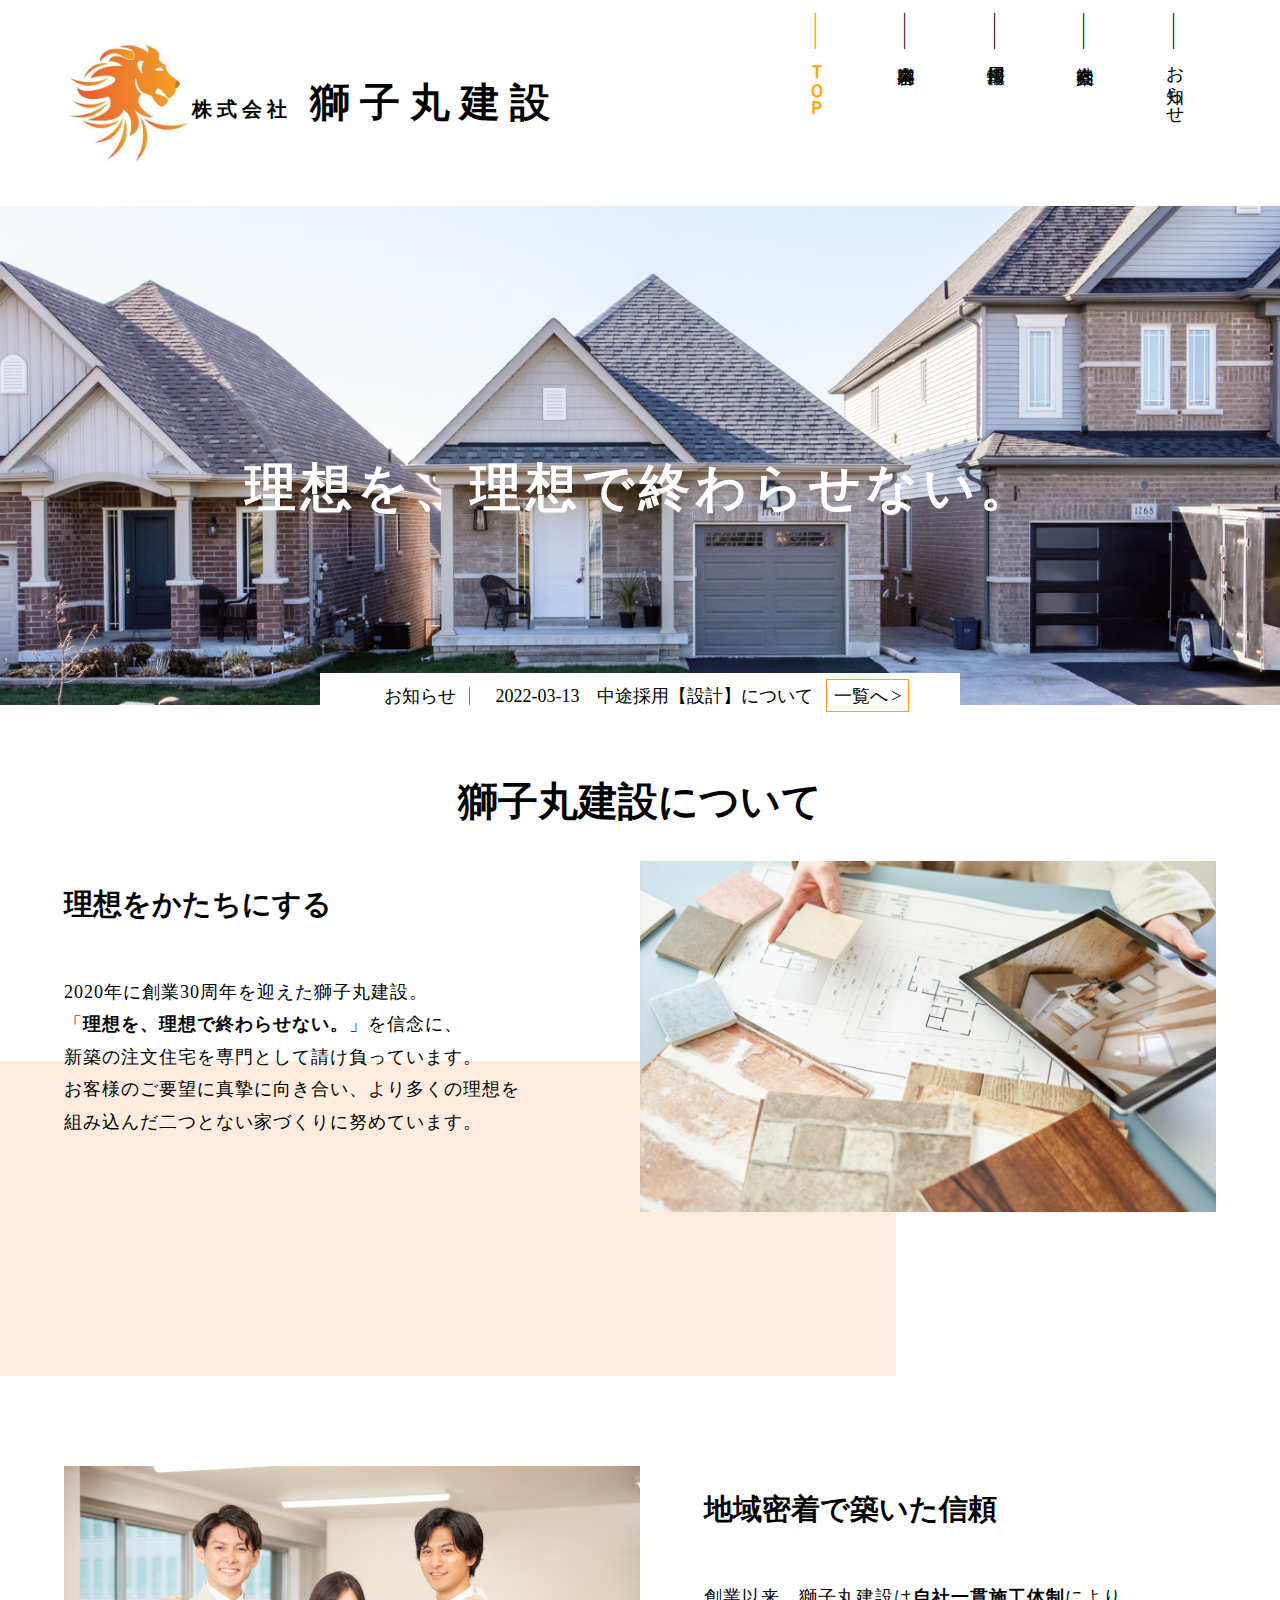
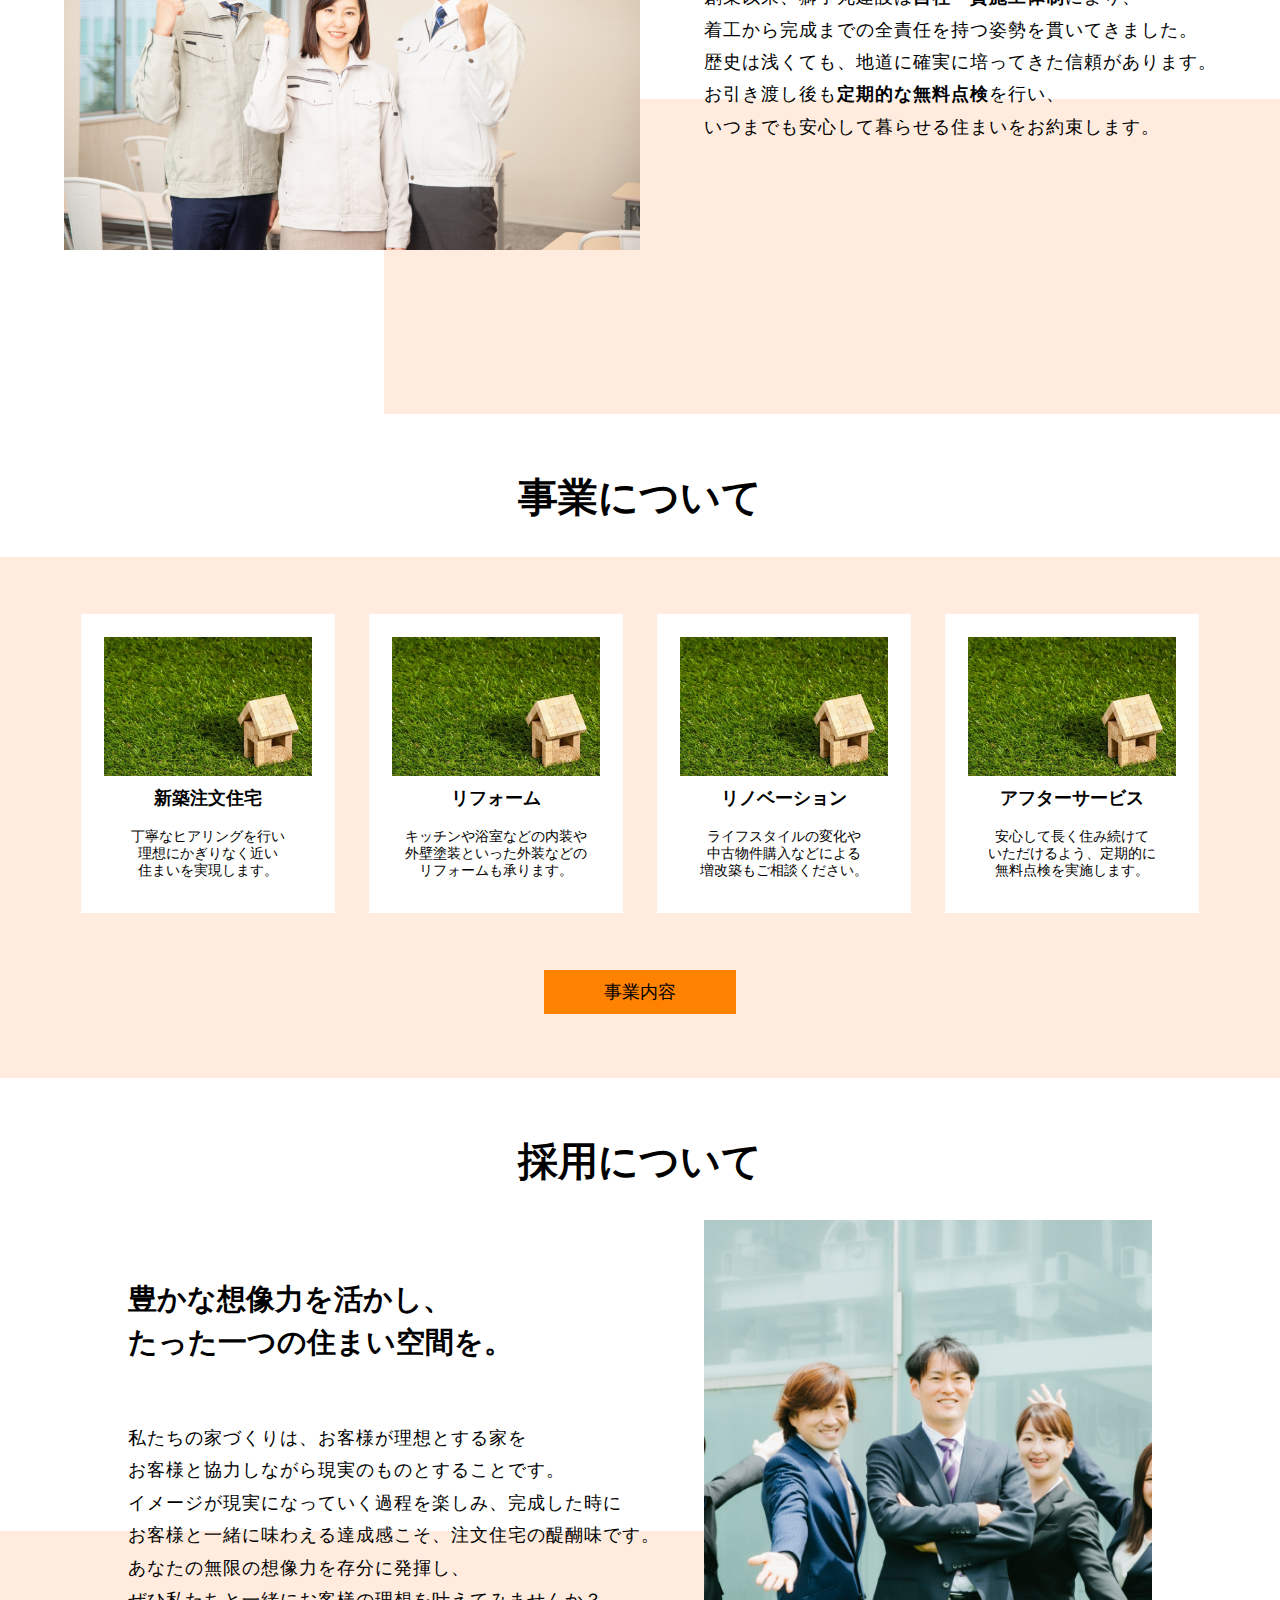
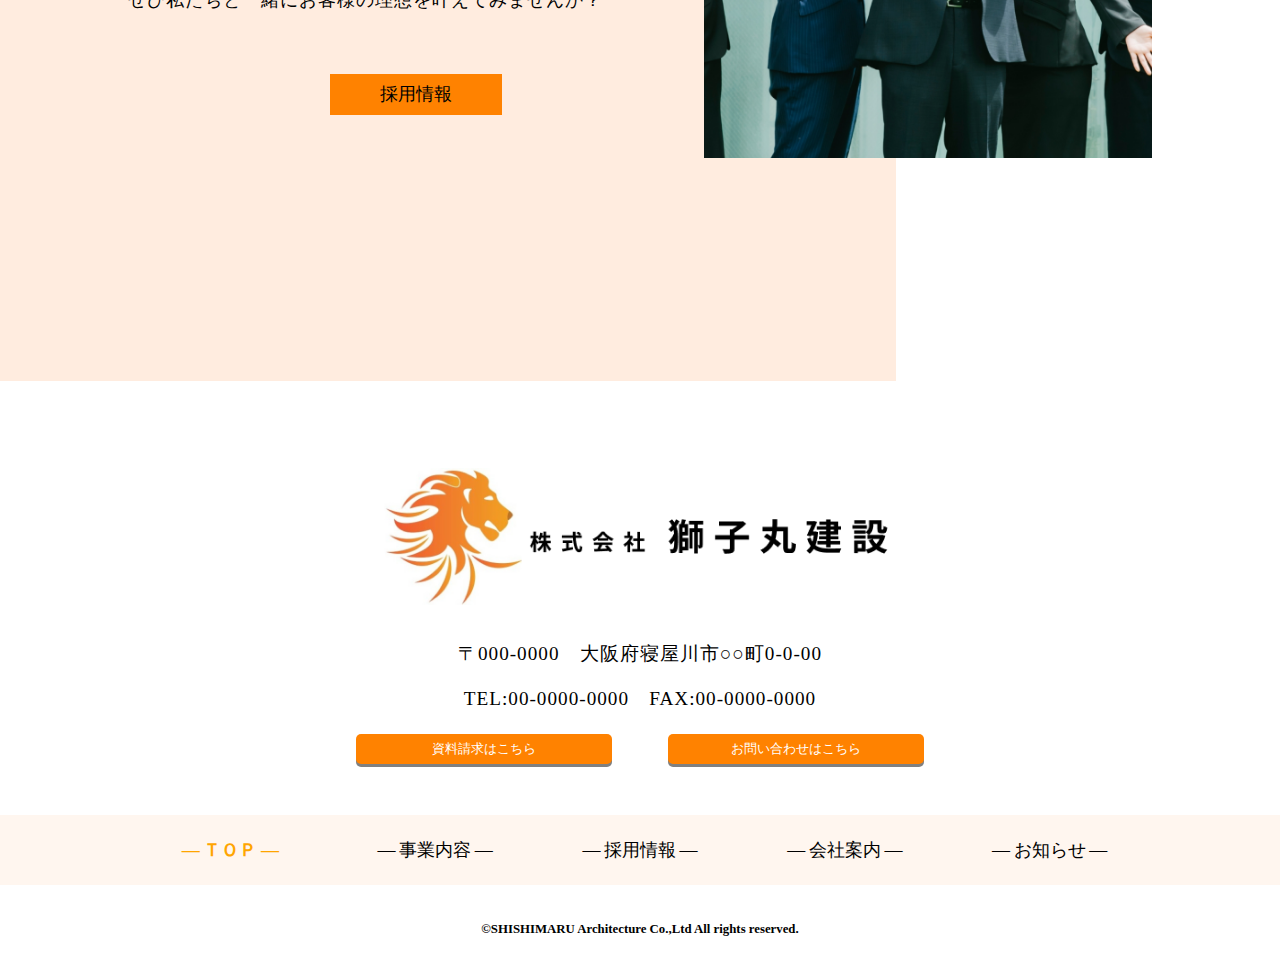
<file: index.html>
<!DOCTYPE html>
<html lang="ja">
<head>
  <meta charset="UTF-8">
  <meta http-equiv="X-UA-Compatible" content="IE=edge">
  <meta name="viewport" content="width=device-width, initial-scale=1.0">
  <link rel="icon" href="img/icon.jpg">
  <link rel="stylesheet" type="text/css" href="css/reset.css">
  <link rel="stylesheet" type="text/css" href="css/common1.css">
  <link rel="stylesheet" type="text/css" href="css/index.css">
  <title>HP①実践 ㈱獅子丸建設</title>
</head>

<body>
  <header>
    <div class="header-logo">
      <img src="img/logo.jpg" alt="ロゴ画像">
      <h1><a href="index.html"><span>株式会社</span>&thinsp;獅子丸建設</a></h1>
    </div>
    <div class="header-nav">
      <ul>
        <li><a class="font" href="#">――&thinsp;ＴＯＰ</a></li>
        <li><a href="html/business.html">――&thinsp;事業内容</a></li>
        <li><a href="html/recruit.html">――&thinsp;採用情報</a></li>
        <li><a href="html/company.html">――&thinsp;会社案内</a></li>
        <li><a href="html/news.html">――&thinsp;お知らせ</a></li>
      </ul>
    </div>
  </header>

  <main>
    <section class="top section">
        <h2 class="top-title">理想を、理想で終わらせない。</h2>
    </section>

    <section class="news section">
      <div class="news-inner">
        <div class="news-line">
          <p>お知らせ</p>
          <a href="#" target="_self">
            <time datetime="2022-03-13">2022-03-13&emsp;中途採用【設計】について</time>
          </a>
          <a class="button" href="html/news.html">一覧へ&thinsp;></a>
        </div>
      </div>
    </section>

    <section class="about section">
      <div class="inner">
        <h2 class="section-title">獅子丸建設について</h2>
        <div class="about-wrapper">
          <div class="about-wrapper-1">
            <div class="about-text">
              <h3>理想をかたちにする</h3>
              <p>
                2020年に創業30周年を迎えた獅子丸建設。<br>
                「<strong>理想を、理想で終わらせない。</strong>」を信念に、<br>
                新築の注文住宅を専門として請け負っています。<br>
                お客様のご要望に真摯に向き合い、より多くの理想を<br>
                組み込んだ二つとない家づくりに努めています。
              </p>
            </div>
            <div class="about-img">
              <img src="img/about-img1.png">
            </div>
            <!-- <div class="about-bg"></div> -->
          </div>
          <div class="about-bg"></div>
          <div class="about-wrapper-2">
            <div class="about-text">
              <h3>地域密着で築いた信頼</h3>
              <p>
                創業以来、獅子丸建設は<strong>自社一貫施工体制</strong>により、<br>
                着工から完成までの全責任を持つ姿勢を貫いてきました。<br>
                歴史は浅くても、地道に確実に培ってきた信頼があります。<br>
                お引き渡し後も<strong>定期的な無料点検</strong>を行い、<br>
                いつまでも安心して暮らせる住まいをお約束します。
              </p>
            </div>
            <div class="about-img">
              <img src="img/about-img2.jpg">
            </div>
            <!-- <div class="about-bg"></div> -->
          </div>
          <div class="about-bg-2"></div>
        </div>
      </div>
    </section>

    <section class="business section">
      <div class="inner">
        <h2 class="section-title">事業について</h2>
        <div class="service-wrapper">
          <div class="service-item-wrapper">
            <div class="service-item">
              <img src="img/service-img.jpg">
              <h4>新築注文住宅</h4>
              <p>
                丁寧なヒアリングを行い<br>
                理想にかぎりなく近い<br>
                住まいを実現します。
              </p>
            </div>
            <div class="service-item">
              <img src="img/service-img.jpg">
              <h4>リフォーム</h4>
              <p>
                キッチンや浴室などの内装や<br>
                外壁塗装といった外装などの<br>
                リフォームも承ります。
              </p>
            </div>
            <div class="service-item">
              <img src="img/service-img.jpg">
              <h4>リノベーション</h4>
              <p>
                ライフスタイルの変化や<br>
                中古物件購入などによる<br>
                増改築もご相談ください。
              </p>
            </div>
            <div class="service-item">
              <img src="img/service-img.jpg">
              <h4>アフターサービス</h4>
              <p>
                安心して長く住み続けて<br>
                いただけるよう、定期的に<br>
                無料点検を実施します。
              </p>
            </div>
          </div>
          <a href="html/business.html">事業内容</a>
        </div>
      </div>
    </section>

    <section class="recruite section">
      <div class="inner">
        <h2 class="section-title">採用について</h2>
        <div class="recruit-wrapper">
          <div class="recruit-text">
            <h3>豊かな想像力を活かし、<br>たった一つの住まい空間を。</h3>
            <p>
              私たちの家づくりは、お客様が理想とする家を<br>
              お客様と協力しながら現実のものとすることです。<br>
              イメージが現実になっていく過程を楽しみ、完成した時に<br>
              お客様と一緒に味わえる達成感こそ、注文住宅の醍醐味です。<br>
              あなたの無限の想像力を存分に発揮し、<br>
              ぜひ私たちと一緒にお客様の理想を叶えてみませんか？<br>
            </p>
            <a href="html/recruit.html">採用情報</a>
          </div>
          <div class="recruit-img">
            <img src="img/recruit-img.png">
          </div>
        </div>
        <div class="recruit-bg"></div>
      </div>
    </section>

    <section class="contact section">
      <div class="inner">
        <div class="contact-menu">
          <img src="img/company.png" alt="会社名">
          <p>〒000-0000&emsp;大阪府寝屋川市○○町0-0-00</p>
          <p>TEL:00-0000-0000&emsp;FAX:00-0000-0000</p>
          <div class="contact-btn">
            <button class="btn" onclick="window.open('#!')">資料請求はこちら</button>
            <button class="btn" onclick="window.open('#!')">お問い合わせはこちら</button>
          </div>
        </div>
      </div>
    </section>
  </main>

  <footer>
    <nav class="footer-nav">
      <ul>
        <li><a href="#" class="font">―&thinsp;ＴＯＰ&thinsp;―</a></li>
        <li><a href="html/business.html">―&thinsp;事業内容&thinsp;―</a></li>
        <li><a href="html/recruit.html">―&thinsp;採用情報&thinsp;―</a></li>
        <li><a href="html/company.html">―&thinsp;会社案内&thinsp;―</a></li>
        <li><a href="html/news.html">―&thinsp;お知らせ&thinsp;―</a></li>
      </ul>
    </nav>
    <div class="copyright">
      <p>©SHISHIMARU Architecture Co.,Ltd All rights reserved.</p>
    </div>
  </footer>
</body>
</html>
</file>
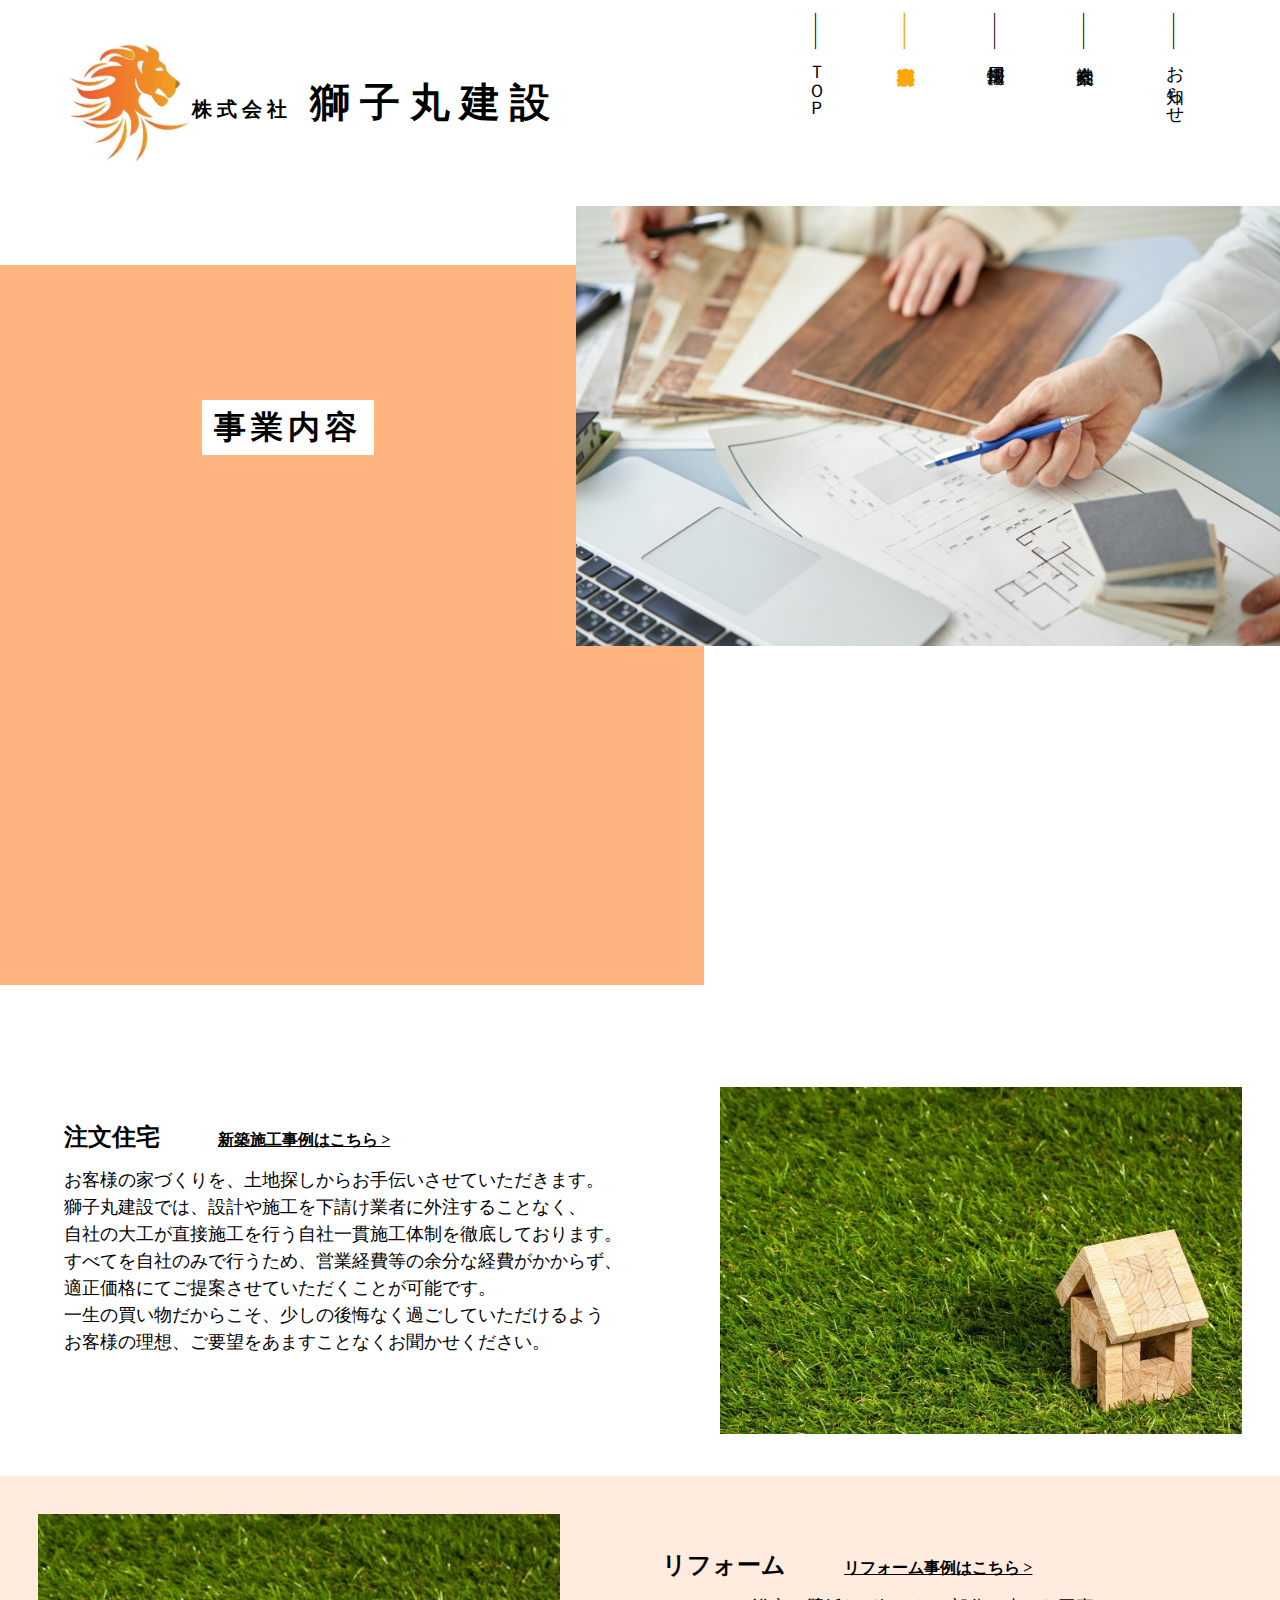
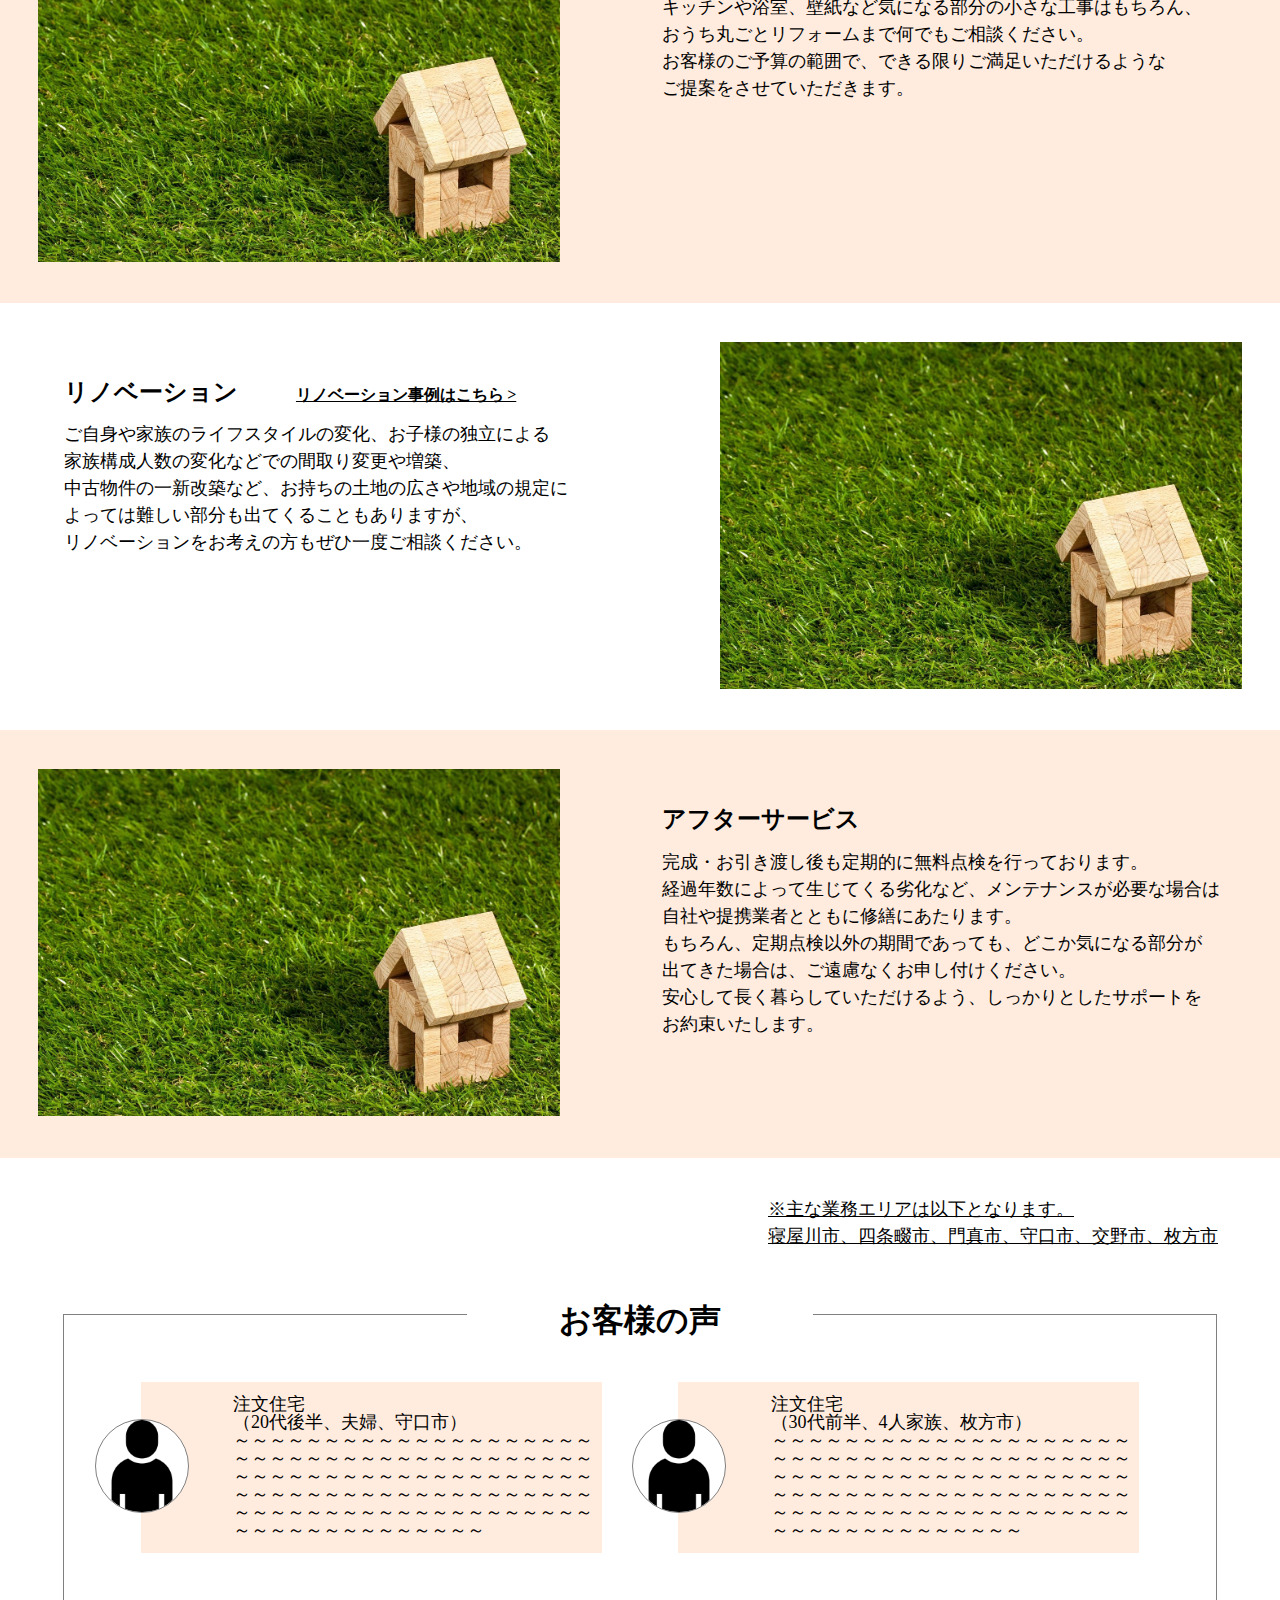
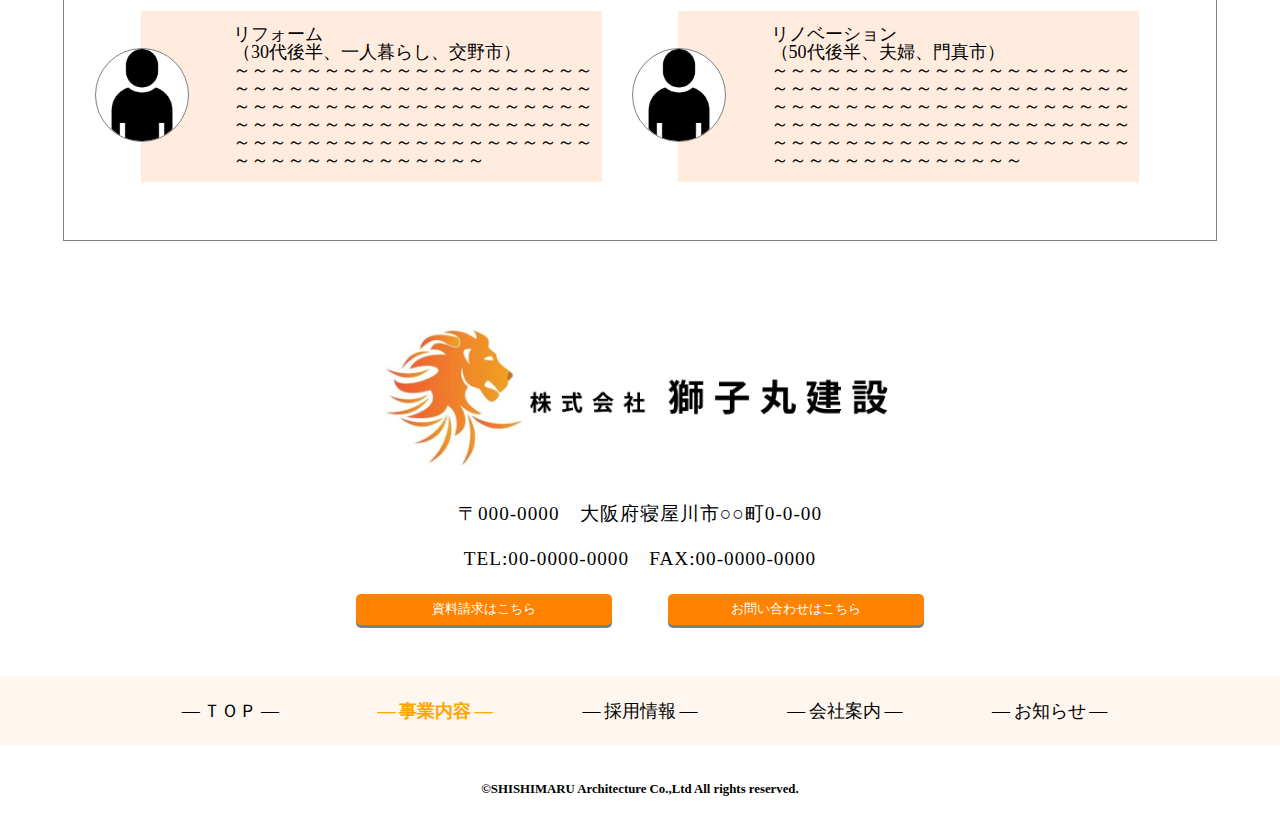
<file: html/business.html>
<!DOCTYPE html>
<html lang="ja">
<head>
  <meta charset="UTF-8">
  <meta http-equiv="X-UA-Compatible" content="IE=edge">
  <meta name="viewport" content="width=device-width, initial-scale=1.0">
  <link rel="icon" href="../img/icon.jpg">
  <link rel="stylesheet" type="text/css" href="../css/reset.css">
  <link rel="stylesheet" type="text/css" href="../css/common1.css">
  <link rel="stylesheet" type="text/css" href="../css/common2.css">
  <link rel="stylesheet" type="text/css" href="../css/business.css">
  <title>HP①実践 ㈱獅子丸建設</title>
</head>

<body>
  <header>
    <div class="header-logo">
      <img src="../img/logo.jpg" alt="ロゴ画像">
      <h1><a href="../index.html"><span>株式会社</span>&thinsp;獅子丸建設</a></h1>
    </div>
    <div class="header-nav">
      <ul>
        <li><a href="../index.html">――&thinsp;ＴＯＰ</a></li>
        <li><a class="font" href="business.html">――&thinsp;事業内容</a></li>
        <li><a href="recruit.html">――&thinsp;採用情報</a></li>
        <li><a href="company.html">――&thinsp;会社案内</a></li>
        <li><a href="news.html">――&thinsp;お知らせ</a></li>
      </ul>
    </div>
  </header>

  <main>
    <section class="top section">
      <div class="top-wrapper">
        <div class="top-title">
          <h2>事業内容</h2>
        </div>
        <div class="top-img">
          <img src="../img/business-img.png" alt="トップ画像">
        </div>
      </div>
      <div class="top-bg"></div>
    </section>

    <section class="service section">
      <div class="inner">
        <div class="service-wrapper">
          <div class="service-text">
            <h2>注文住宅<a href="#">新築施工事例はこちら&thinsp;></a></h2>
            <p>
              お客様の家づくりを、土地探しからお手伝いさせていただきます。<br>
              獅子丸建設では、設計や施工を下請け業者に外注することなく、<br>
              自社の大工が直接施工を行う自社一貫施工体制を徹底しております。<br>
              すべてを自社のみで行うため、営業経費等の余分な経費がかからず、<br>
              適正価格にてご提案させていただくことが可能です。<br>
              一生の買い物だからこそ、少しの後悔なく過ごしていただけるよう<br>
              お客様の理想、ご要望をあますことなくお聞かせください。
            </p>
          </div>
          <div class="service-img">
            <img src="../img/service-img.jpg">
          </div>
        </div>
        <div class="service-wrapper">
          <div class="service-text">
            <h2>リフォーム<a href="#">リフォーム事例はこちら&thinsp;></a></h2>
            <p>
              キッチンや浴室、壁紙など気になる部分の小さな工事はもちろん、<br>
              おうち丸ごとリフォームまで何でもご相談ください。<br>
              お客様のご予算の範囲で、できる限りご満足いただけるような<br>
              ご提案をさせていただきます。
            </p>
          </div>
          <div class="service-img">
            <img src="../img/service-img.jpg">
          </div>
        </div>
        <div class="service-wrapper">
          <div class="service-text">
            <h2>リノベーション<a href="#">リノベーション事例はこちら&thinsp;></a></h2>
            <p>
              ご自身や家族のライフスタイルの変化、お子様の独立による<br>
              家族構成人数の変化などでの間取り変更や増築、<br>
              中古物件の一新改築など、お持ちの土地の広さや地域の規定に<br>
              よっては難しい部分も出てくることもありますが、<br>
              リノベーションをお考えの方もぜひ一度ご相談ください。
            </p>
          </div>
          <div class="service-img">
            <img src="../img/service-img.jpg">
          </div>
        </div>
        <div class="service-wrapper">
          <div class="service-text">
            <h2>アフターサービス</h2>
            <p>
              完成・お引き渡し後も定期的に無料点検を行っております。<br>
              経過年数によって生じてくる劣化など、メンテナンスが必要な場合は<br>
              自社や提携業者とともに修繕にあたります。<br>
              もちろん、定期点検以外の期間であっても、どこか気になる部分が<br>
              出てきた場合は、ご遠慮なくお申し付けください。<br>
              安心して長く暮らしていただけるよう、しっかりとしたサポートを<br>
              お約束いたします。
            </p>
          </div>
          <div class="service-img">
            <img src="../img/service-img.jpg">
          </div>
        </div>
      </div>
      <div class="service-area">
        <p>
          ※主な業務エリアは以下となります。<br>
          寝屋川市、四条畷市、門真市、守口市、交野市、枚方市
        </p>
      </div>
    </section>

    <section class="voice section">
      <div class="inner">
        <div class="voice-inner">
          <h2>お客様の声</h2>
          <div class="voice-wrapper">
            <div class="voice-item">
              <div class="voice-img">
                <img src="../img/profile.png">
              </div>
              <div class="voice-text">
                <p>
                  注文住宅<br>
                  （20代後半、夫婦、守口市）<br>
                  ～～～～～～～～～～～～～～～～～～～～～～～～～～～～～～～～～～～～～～～～～～～～～～～～～～～～～～～～～～～～～～～～～～～～～～～～～～～～～～～～～～～～～～～～～～～～～～～～～～～～～～～～～～～～～～～～～～
                </p>
              </div>
            </div>
            <div class="voice-item">
              <div class="voice-img">
                <img src="../img/profile.png">
              </div>
              <div class="voice-text">
                <p>
                  注文住宅<br>
                  （30代前半、4人家族、枚方市）<br>
                  ～～～～～～～～～～～～～～～～～～～～～～～～～～～～～～～～～～～～～～～～～～～～～～～～～～～～～～～～～～～～～～～～～～～～～～～～～～～～～～～～～～～～～～～～～～～～～～～～～～～～～～～～～～～～～～～～～～
                </p>
              </div>
            </div>
            <div class="voice-item">
              <div class="voice-img">
                <img src="../img/profile.png">
              </div>
              <div class="voice-text">
                <p>
                  リフォーム<br>
                  （30代後半、一人暮らし、交野市）<br>
                  ～～～～～～～～～～～～～～～～～～～～～～～～～～～～～～～～～～～～～～～～～～～～～～～～～～～～～～～～～～～～～～～～～～～～～～～～～～～～～～～～～～～～～～～～～～～～～～～～～～～～～～～～～～～～～～～～～～
                </p>
              </div>
            </div>
            <div class="voice-item">
              <div class="voice-img">
                <img src="../img/profile.png">
              </div>
              <div class="voice-text">
                <p>
                  リノベーション<br>
                  （50代後半、夫婦、門真市）<br>
                  ～～～～～～～～～～～～～～～～～～～～～～～～～～～～～～～～～～～～～～～～～～～～～～～～～～～～～～～～～～～～～～～～～～～～～～～～～～～～～～～～～～～～～～～～～～～～～～～～～～～～～～～～～～～～～～～～～～
                </p>
              </div>
            </div>
          </div>
        </div>
      </div>
    </section>
      





    <section class="contact section">
      <div class="inner">
        <div class="contact-menu">
          <img src="../img/company.png" alt="会社名">
          <p>〒000-0000&emsp;大阪府寝屋川市○○町0-0-00</p>
          <p>TEL:00-0000-0000&emsp;FAX:00-0000-0000</p>
          <div class="contact-btn">
            <button class="btn" onclick="window.open('#!')">資料請求はこちら</button>
            <button class="btn" onclick="window.open('#!')">お問い合わせはこちら</button>
          </div>
        </div>
      </div>
    </section>
  </main>

  <footer>
    <nav class="footer-nav">
      <ul>
        <li><a href="../index.html">―&thinsp;ＴＯＰ&thinsp;―</a></li>
        <li><a href="#" class="font">―&thinsp;事業内容&thinsp;―</a></li>
        <li><a href="recruit.html">―&thinsp;採用情報&thinsp;―</a></li>
        <li><a href="company.html">―&thinsp;会社案内&thinsp;―</a></li>
        <li><a href="news.html">―&thinsp;お知らせ&thinsp;―</a></li>
      </ul>
    </nav>
    <div class="copyright">
      <p>©SHISHIMARU Architecture Co.,Ltd All rights reserved.</p>
    </div>
  </footer>
</body>
</file>
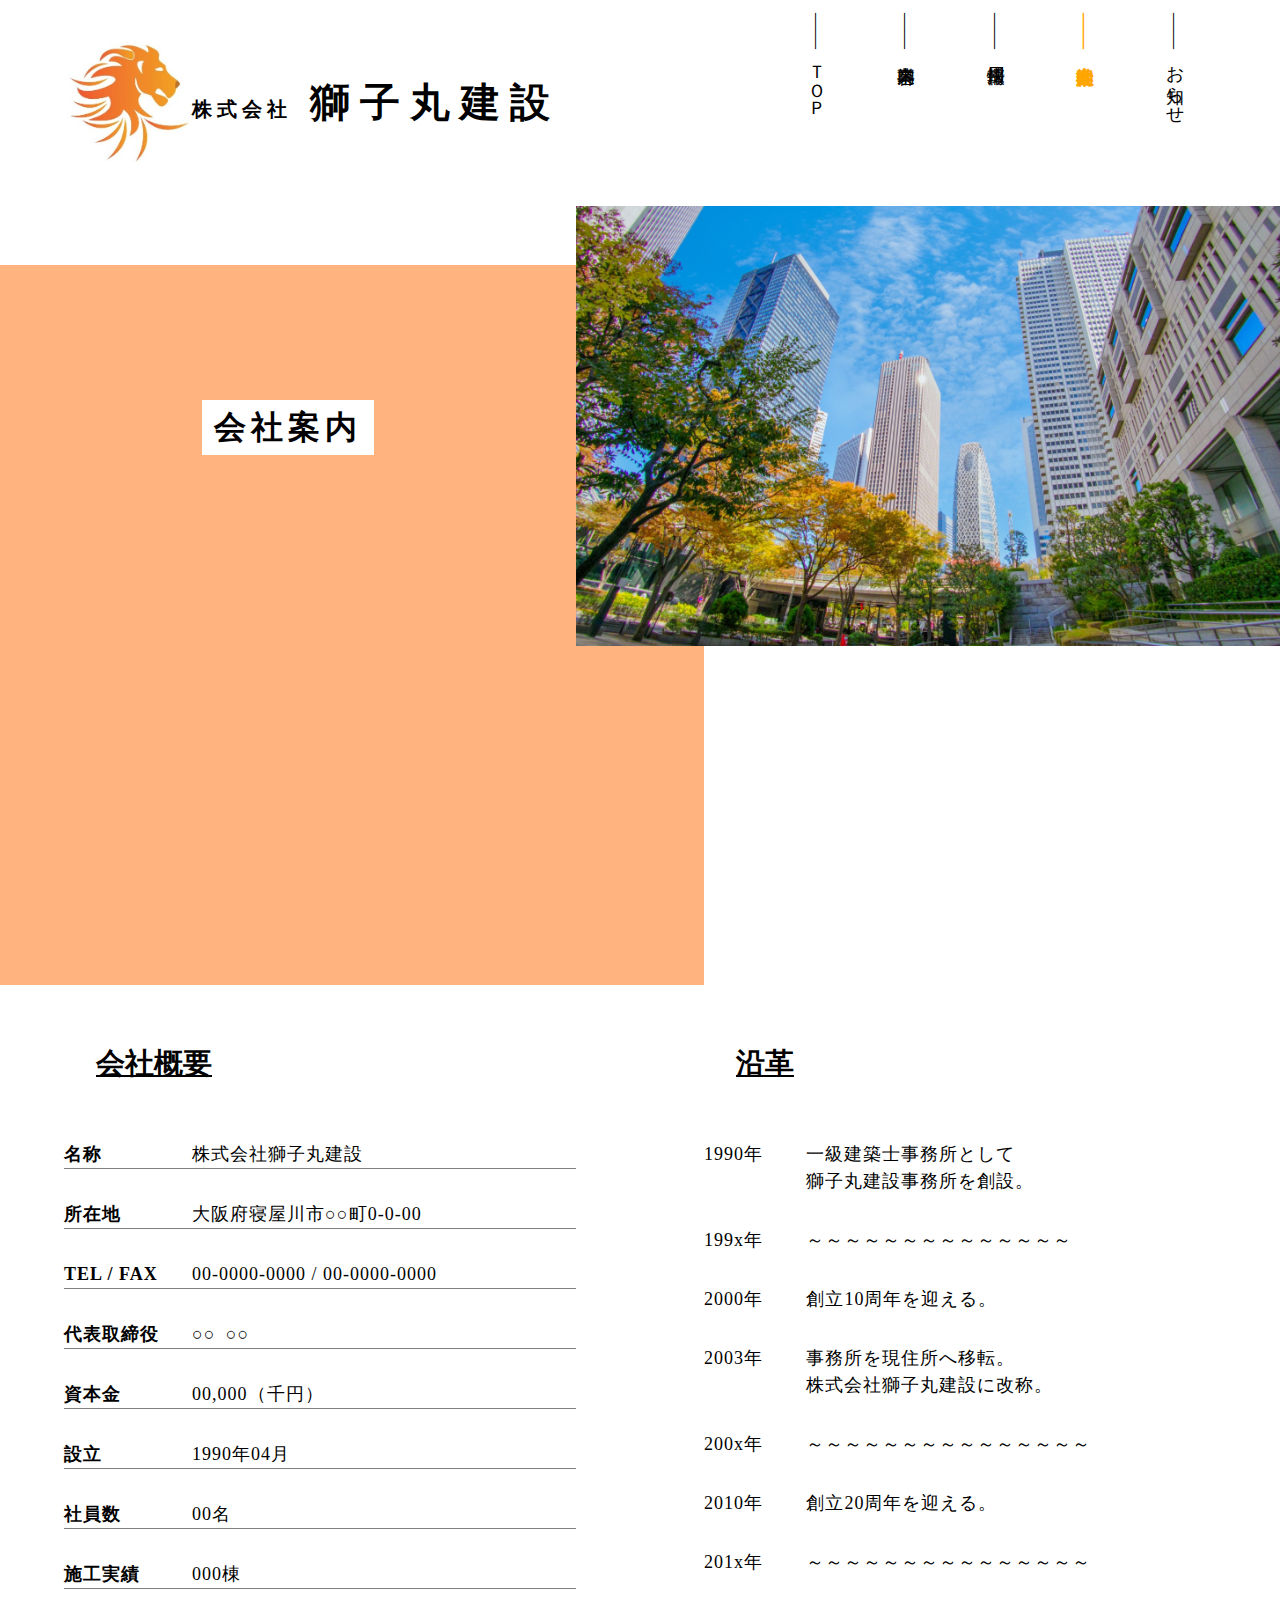
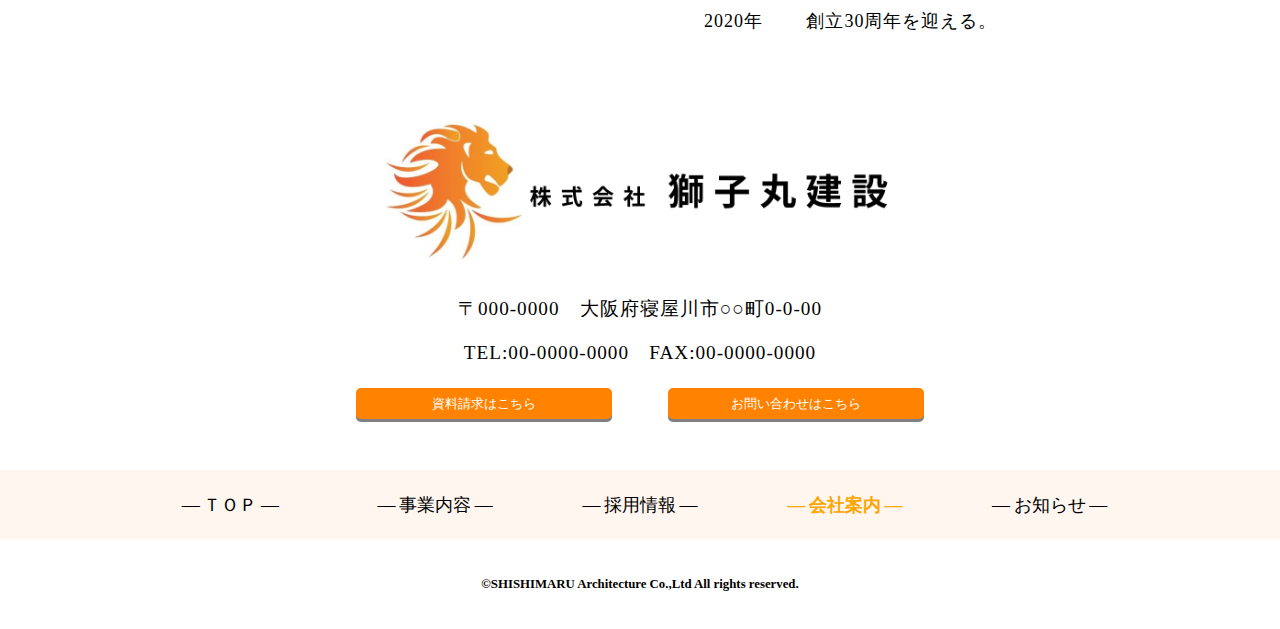
<file: html/company.html>
<!DOCTYPE html>
<html lang="ja">
<head>
  <meta charset="UTF-8">
  <meta http-equiv="X-UA-Compatible" content="IE=edge">
  <meta name="viewport" content="width=device-width, initial-scale=1.0">
  <link rel="icon" href="../img/icon.jpg">
  <link rel="stylesheet" type="text/css" href="../css/reset.css">
  <link rel="stylesheet" type="text/css" href="../css/common1.css">
  <link rel="stylesheet" type="text/css" href="../css/common2.css">
  <link rel="stylesheet" type="text/css" href="../css/company.css">
  <title>HP①実践 ㈱獅子丸建設</title>
</head>

<body>
  <header>
    <div class="header-logo">
      <img src="../img/logo.jpg" alt="ロゴ画像">
      <h1><a href="../index.html"><span>株式会社</span>&thinsp;獅子丸建設</a></h1>
    </div>
    <div class="header-nav">
      <ul>
        <li><a href="../index.html">――&thinsp;ＴＯＰ</a></li>
        <li><a href="business.html">――&thinsp;事業内容</a></li>
        <li><a href="recruit.html">――&thinsp;採用情報</a></li>
        <li><a class="font" href="company.html">――&thinsp;会社案内</a></li>
        <li><a href="news.html">――&thinsp;お知らせ</a></li>
      </ul>
    </div>
  </header>

  <main>
    <section class="top section">
      <div class="top-wrapper">
        <div class="top-title">
          <h2>会社案内</h2>
        </div>
        <div class="top-img">
          <img src="../img/company-top.png" alt="トップ画像">
        </div>
      </div>
      <div class="top-bg"></div>
    </section>

    <section class="company section">
      <div class="inner">
        <div class="company-wrapper">
          <div class="company-overview">
            <h2>会社概要</h2>
            <div class="overview-contents">
              <h3>名称</h3>
              <p>株式会社獅子丸建設</p>
            </div>
            <div class="overview-contents">
              <h3>所在地</h3>
              <p>大阪府寝屋川市○○町0-0-00</p>
            </div><div class="overview-contents">
              <h3>TEL / FAX</h3>
              <p>00-0000-0000 / 00-0000-0000</p>
            </div>
            <div class="overview-contents">
              <h3>代表取締役</h3>
              <p>○○&ensp;○○</p>
            </div>
            <div class="overview-contents">
              <h3>資本金</h3>
              <p>00,000（千円）</p>
            </div>
            <div class="overview-contents">
              <h3>設立</h3>
              <p>1990年04月</p>
            </div>
            <div class="overview-contents">
              <h3>社員数</h3>
              <p>00名</p>
            </div>
            <div class="overview-contents">
              <h3>施工実績</h3>
              <p>000棟</p>
            </div>
          </div>
          <div class="company-history">
            <h2>沿革</h2>
            <div class="history-contents">
              <time>1990年</time>
              <p>一級建築士事務所として<br>獅子丸建設事務所を創設。</p>
            </div>
            <div class="history-contents">
              <time>199x年</time>
              <p>～～～～～～～～～～～～～～</p>
            </div>
            <div class="history-contents">
              <time>2000年</time>
              <p>創立10周年を迎える。</p>
            </div>
            <div class="history-contents">
              <time>2003年</time>
              <p>事務所を現住所へ移転。<br>株式会社獅子丸建設に改称。</p>
            </div>
            <div class="history-contents">
              <time>200x年</time>
              <p>～～～～～～～～～～～～～～～</p>
            </div>
            <div class="history-contents">
              <time>2010年</time>
              <p>創立20周年を迎える。</p>
            </div>
            <div class="history-contents">
              <time>201x年</time>
              <p>～～～～～～～～～～～～～～～</p>
            </div>
            <div class="history-contents">
              <time>2020年</time>
              <p>創立30周年を迎える。</p>
            </div>
          </div>
        </div>
      </div>
    </section>

    <section class="contact section">
      <div class="inner">
        <div class="contact-menu">
          <img src="../img/company.png" alt="会社名">
          <p>〒000-0000&emsp;大阪府寝屋川市○○町0-0-00</p>
          <p>TEL:00-0000-0000&emsp;FAX:00-0000-0000</p>
          <div class="contact-btn">
            <button class="btn" onclick="window.open('#!')">資料請求はこちら</button>
            <button class="btn" onclick="window.open('#!')">お問い合わせはこちら</button>
          </div>
        </div>
      </div>
    </section>
  </main>

  <footer>
    <nav class="footer-nav">
      <ul>
        <li><a href="../index.html">―&thinsp;ＴＯＰ&thinsp;―</a></li>
        <li><a href="business.html">―&thinsp;事業内容&thinsp;―</a></li>
        <li><a href="recruit.html">―&thinsp;採用情報&thinsp;―</a></li>
        <li><a href="#" class="font">―&thinsp;会社案内&thinsp;―</a></li>
        <li><a href="news.html">―&thinsp;お知らせ&thinsp;―</a></li>
      </ul>
    </nav>
    <div class="copyright">
      <p>©SHISHIMARU Architecture Co.,Ltd All rights reserved.</p>
    </div>
  </footer>
</body>
</file>
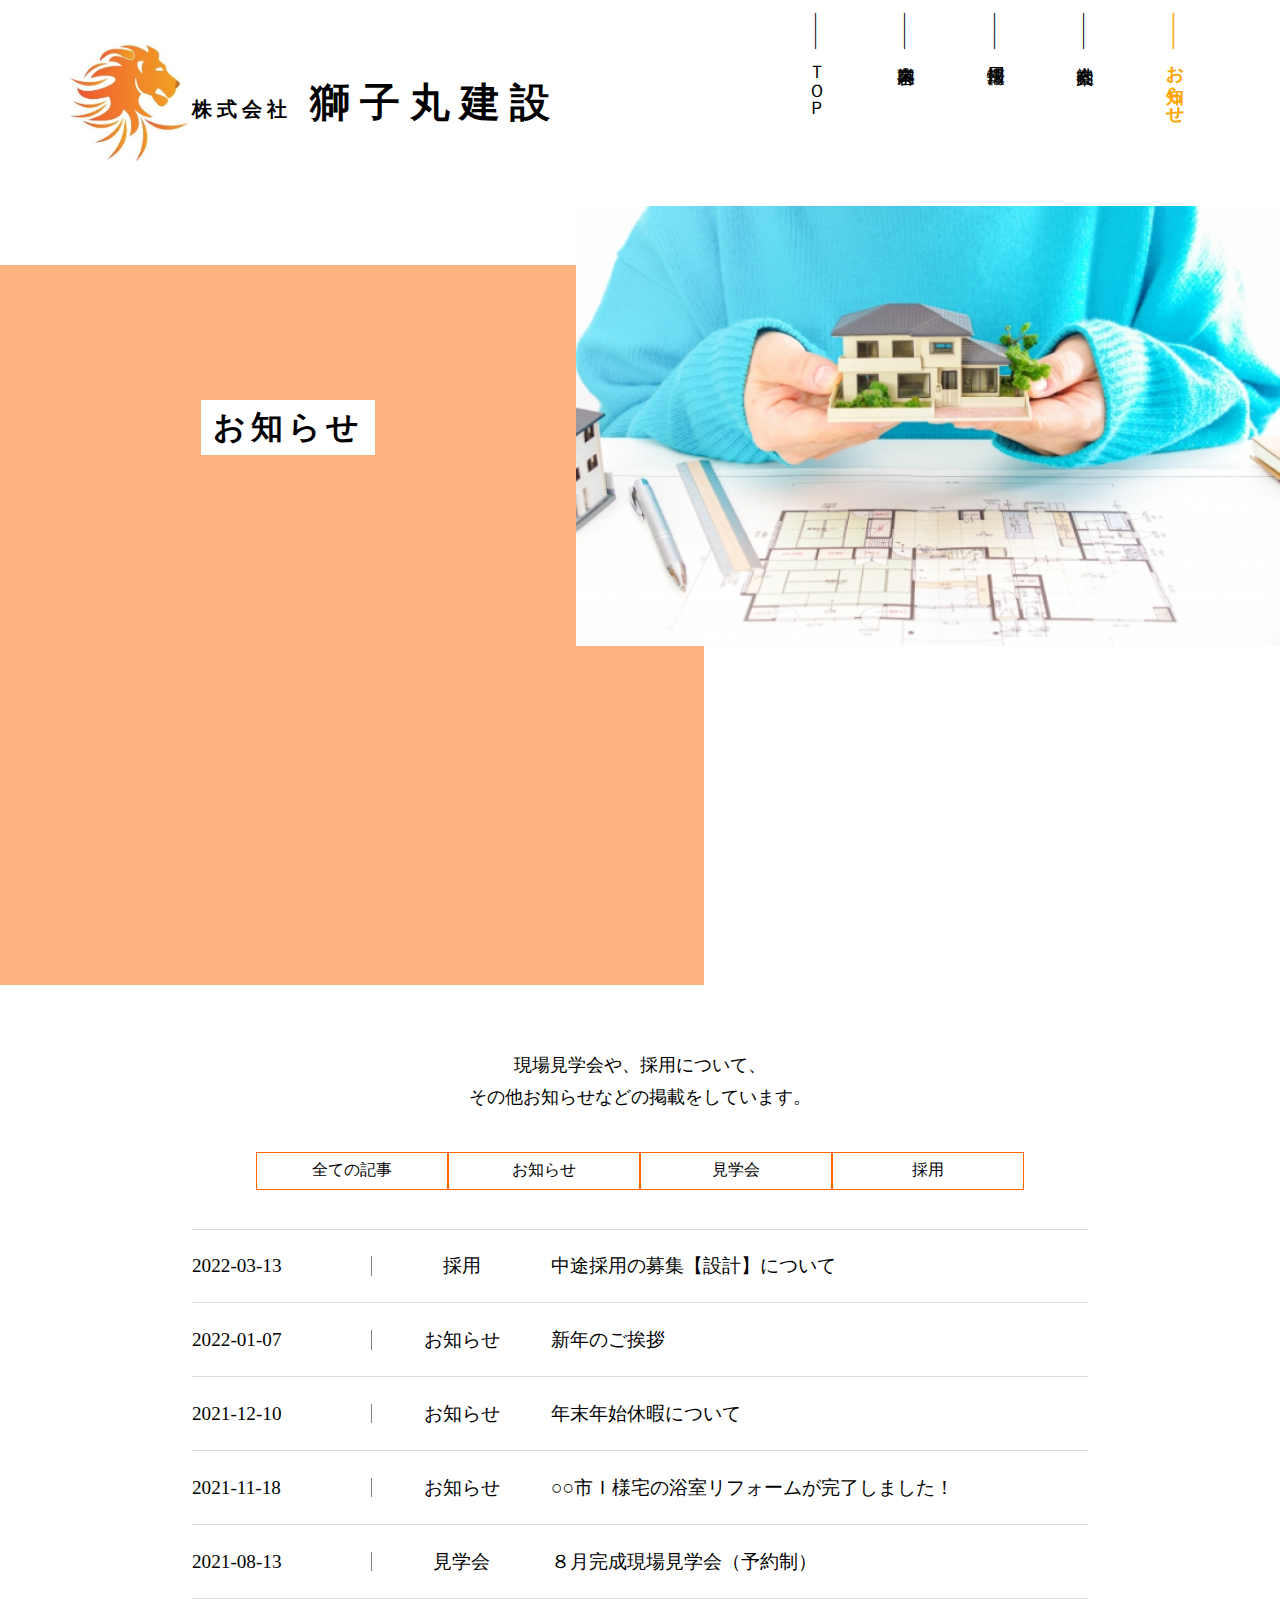
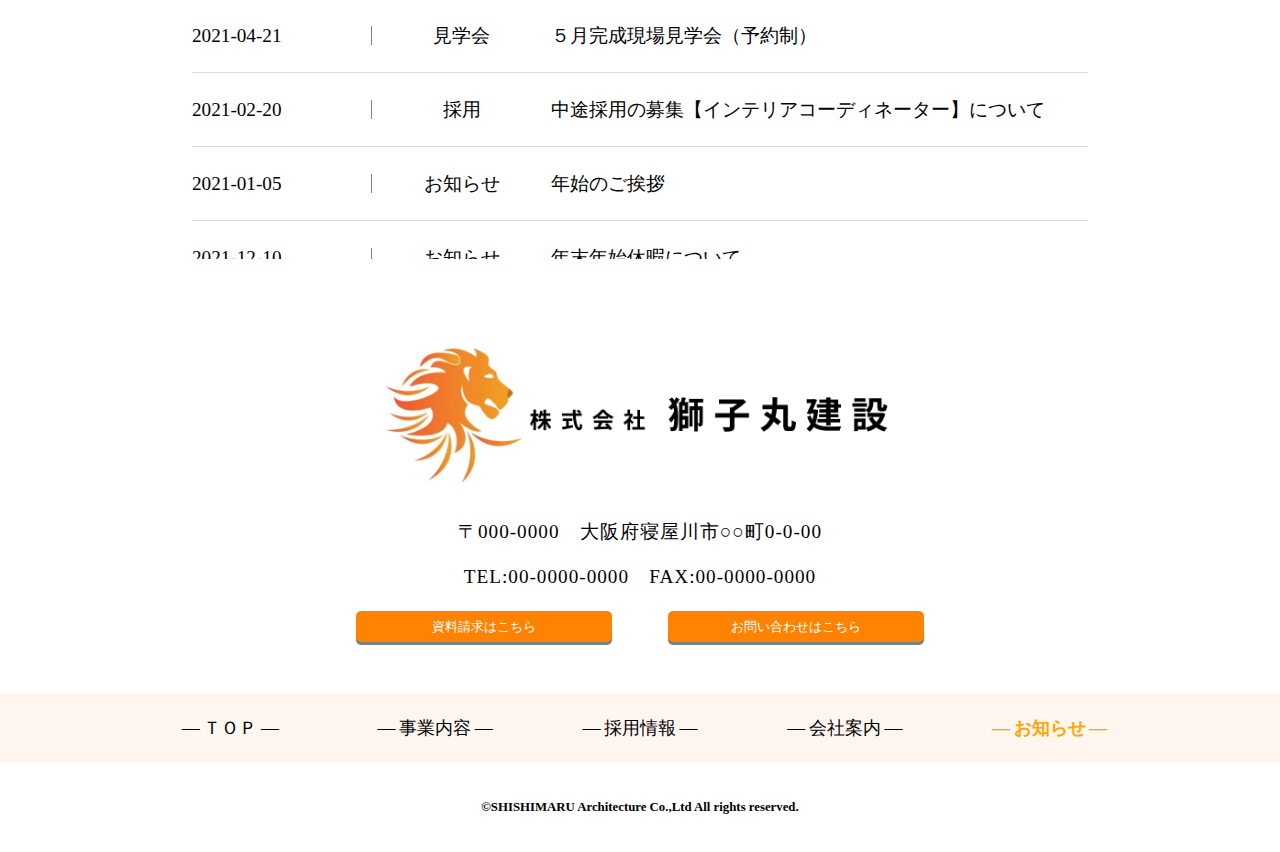
<file: html/news.html>
<!DOCTYPE html>
<html lang="ja">
<head>
  <meta charset="UTF-8">
  <meta http-equiv="X-UA-Compatible" content="IE=edge">
  <meta name="viewport" content="width=device-width, initial-scale=1.0">
  <link rel="icon" href="../img/icon.jpg">
  <link rel="stylesheet" type="text/css" href="../css/reset.css">
  <link rel="stylesheet" type="text/css" href="../css/common1.css">
  <link rel="stylesheet" type="text/css" href="../css/common2.css">
  <link rel="stylesheet" type="text/css" href="../css/news.css">
  <title>HP①実践 ㈱獅子丸建設</title>
</head>

<body>
  <header>
    <div class="header-logo">
      <img src="../img/logo.jpg" alt="ロゴ画像">
      <h1><a href="../index.html"><span>株式会社</span>&thinsp;獅子丸建設</a></h1>
    </div>
    <div class="header-nav">
      <ul>
        <li><a href="../index.html">――&thinsp;ＴＯＰ</a></li>
        <li><a href="business.html">――&thinsp;事業内容</a></li>
        <li><a href="recruit.html">――&thinsp;採用情報</a></li>
        <li><a href="company.html">――&thinsp;会社案内</a></li>
        <li><a class="font" href="news.html">――&thinsp;お知らせ</a></li>
      </ul>
    </div>
  </header>

  <main>
    <section class="top section">
      <div class="top-wrapper">
        <div class="top-title">
          <h2>お知らせ</h2>
        </div>
        <div class="top-img">
          <img src="../img/news-top.png" alt="トップ画像">
        </div>
      </div>
      <div class="top-bg"></div>
    </section>

    <section class="news section"></section>
      <div class="inner">
        <div class="news-text">
          <p>
            現場見学会や、採用について、<br>
            その他お知らせなどの掲載をしています。
          </p>
        </div>

        <div class="news-switch">
          <button>全ての記事</button>
          <button>お知らせ</button>
          <button>見学会</button>
          <button>採用</button>
        </div>

        <div class="news-lines">
          <article>
            <time class="date">2022-03-13</time>
            <p class="category">採用</p>
            <a class="contents" href="#">中途採用の募集【設計】について</a>
          </article>
          <article>
            <time class="date">2022-01-07</time>
            <p class="category">お知らせ</p>
            <a class="contents" href="#">新年のご挨拶</a>
          </article>
          <article>
            <time class="date">2021-12-10</time>
            <p class="category">お知らせ</p>
            <a class="contents" href="#">年末年始休暇について</a>
          </article>
          <article>
            <time class="date">2021-11-18</time>
            <p class="category">お知らせ</p>
            <a class="contents" href="#">○○市Ｉ様宅の浴室リフォームが完了しました！</a>
          </article>
          <article>
            <time class="date">2021-08-13</time>
            <p class="category">見学会</p>
            <a class="contents" href="#">８月完成現場見学会（予約制）</a>
          </article>
          <article>
            <time class="date">2021-04-21</time>
            <p class="category">見学会</p>
            <a class="contents" href="#">５月完成現場見学会（予約制）</a>
          </article>
          <article>
            <time class="date">2021-02-20</time>
            <p class="category">採用</p>
            <a class="contents" href="#">中途採用の募集【インテリアコーディネーター】について</a>
          </article>
          <article>
            <time class="date">2021-01-05</time>
            <p class="category">お知らせ</p>
            <a class="contents" href="#">年始のご挨拶</a>
          </article>
          <article>
            <time class="date">2021-12-10</time>
            <p class="category">お知らせ</p>
            <a class="contents" href="#">年末年始休暇について</a>
          </article>
          <article>
            <time class="date">2020-12-05</time>
            <p class="category">お知らせ</p>
            <a class="contents" href="#">○○市Ｋ様宅のキッチンリフォームが完了しました！</a>
          </article>
          <article>
            <time class="date">2020-10-05</time>
            <p class="category">採用</p>
            <a class="contents" href="#">中途採用の募集【現場監督】について</a>
          </article>
          <article>
            <time class="date">2020-09-27</time>
            <p class="category">お知らせ</p>
            <a class="contents" href="#">コロナウイルス感染対策について</a>
          </article>
          <article>
            <time class="date">2020-06-10</time>
            <p class="category">見学会</p>
            <a class="contents" href="#">６月完成現場見学会（予約制）</a>
          </article>
          <article>
            <time class="date">2020-04-01</time>
            <p class="category">お知らせ</p>
            <a class="contents" href="#">コーポレートサイトが新しくなりました！</a>
          </article>
        </div>
      </div>













    <section class="contact section">
      <div class="inner">
        <div class="contact-menu">
          <img src="../img/company.png" alt="会社名">
          <p>〒000-0000&emsp;大阪府寝屋川市○○町0-0-00</p>
          <p>TEL:00-0000-0000&emsp;FAX:00-0000-0000</p>
          <div class="contact-btn">
            <button class="btn" onclick="window.open('#!')">資料請求はこちら</button>
            <button class="btn" onclick="window.open('#!')">お問い合わせはこちら</button>
          </div>
        </div>
      </div>
    </section>
  </main>


  <footer>
    <nav class="footer-nav">
      <ul>
        <li><a href="../index.html">―&thinsp;ＴＯＰ&thinsp;―</a></li>
        <li><a href="business.html">―&thinsp;事業内容&thinsp;―</a></li>
        <li><a href="recruit.html">―&thinsp;採用情報&thinsp;―</a></li>
        <li><a href="company.html">―&thinsp;会社案内&thinsp;―</a></li>
        <li><a href="#" class="font">―&thinsp;お知らせ&thinsp;―</a></li>
      </ul>
    </nav>
    <div class="copyright">
      <p>©SHISHIMARU Architecture Co.,Ltd All rights reserved.</p>
    </div>
  </footer>
</body>
</file>
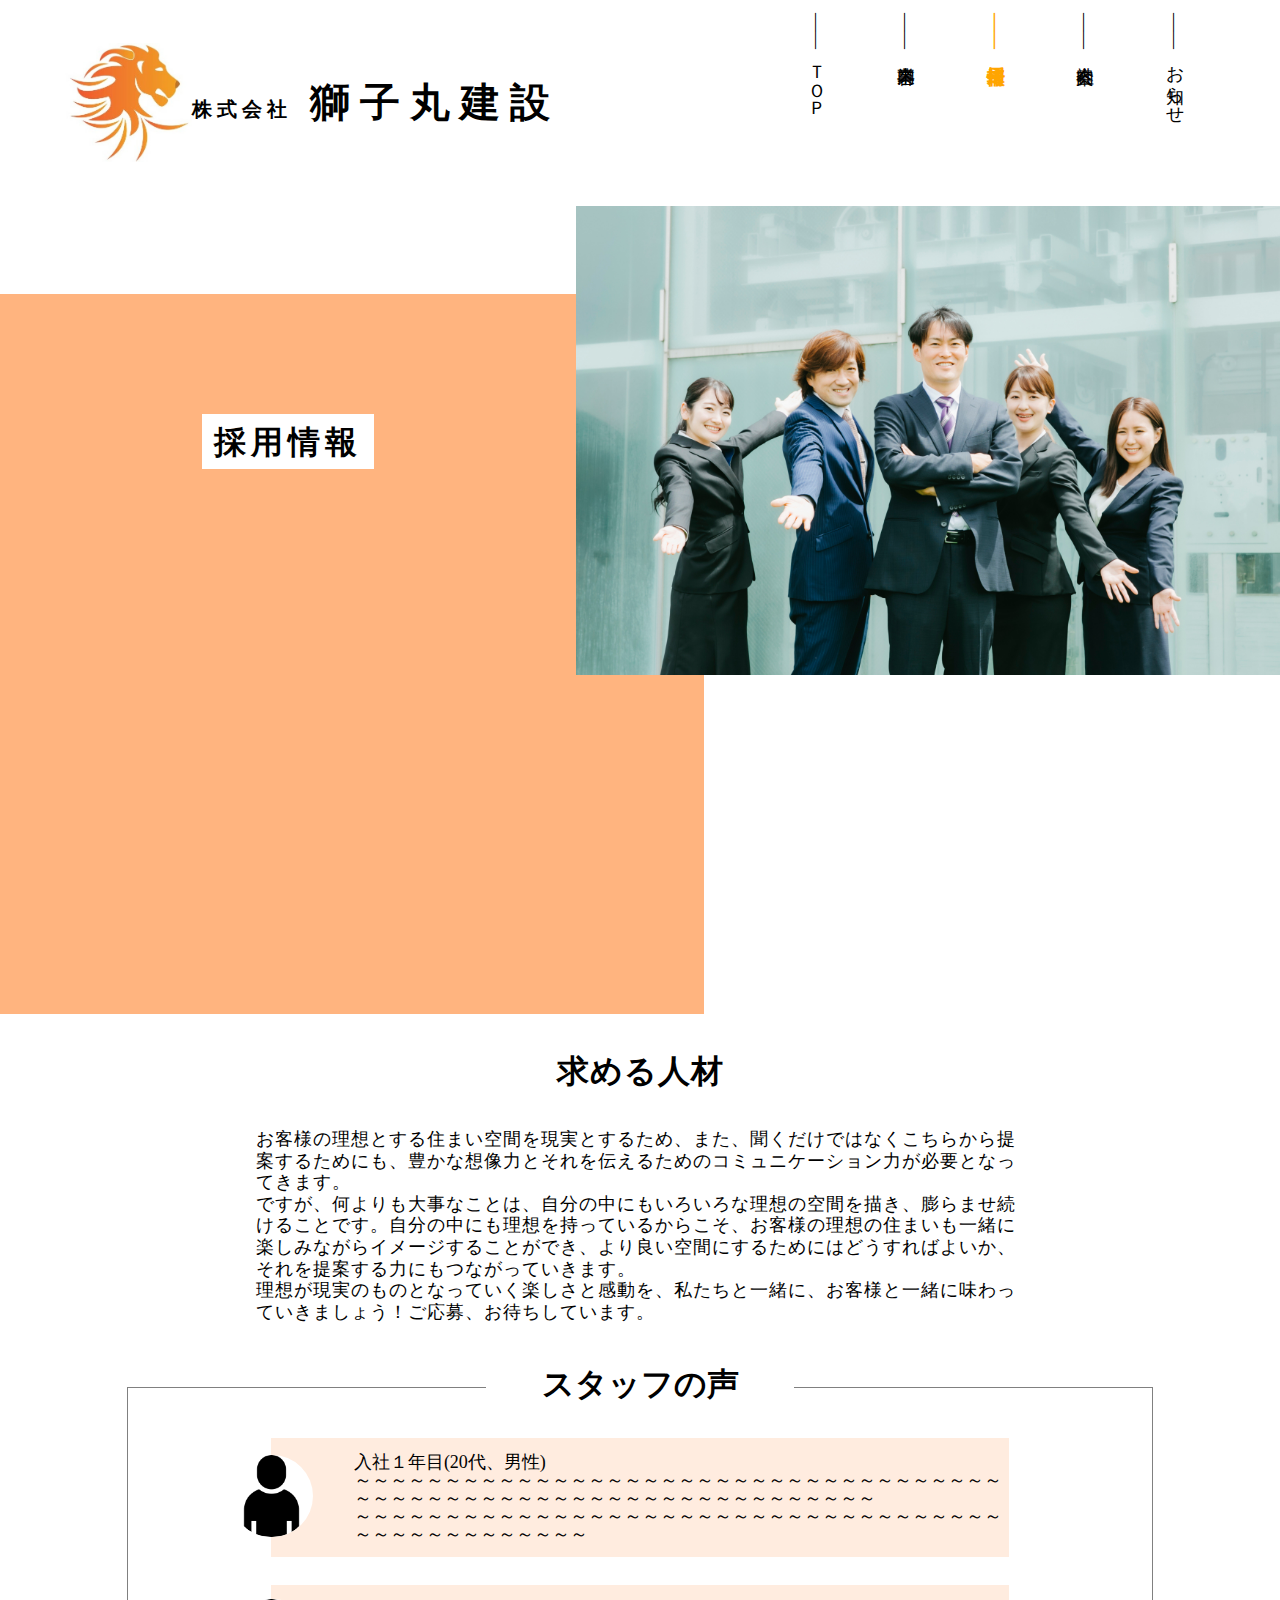
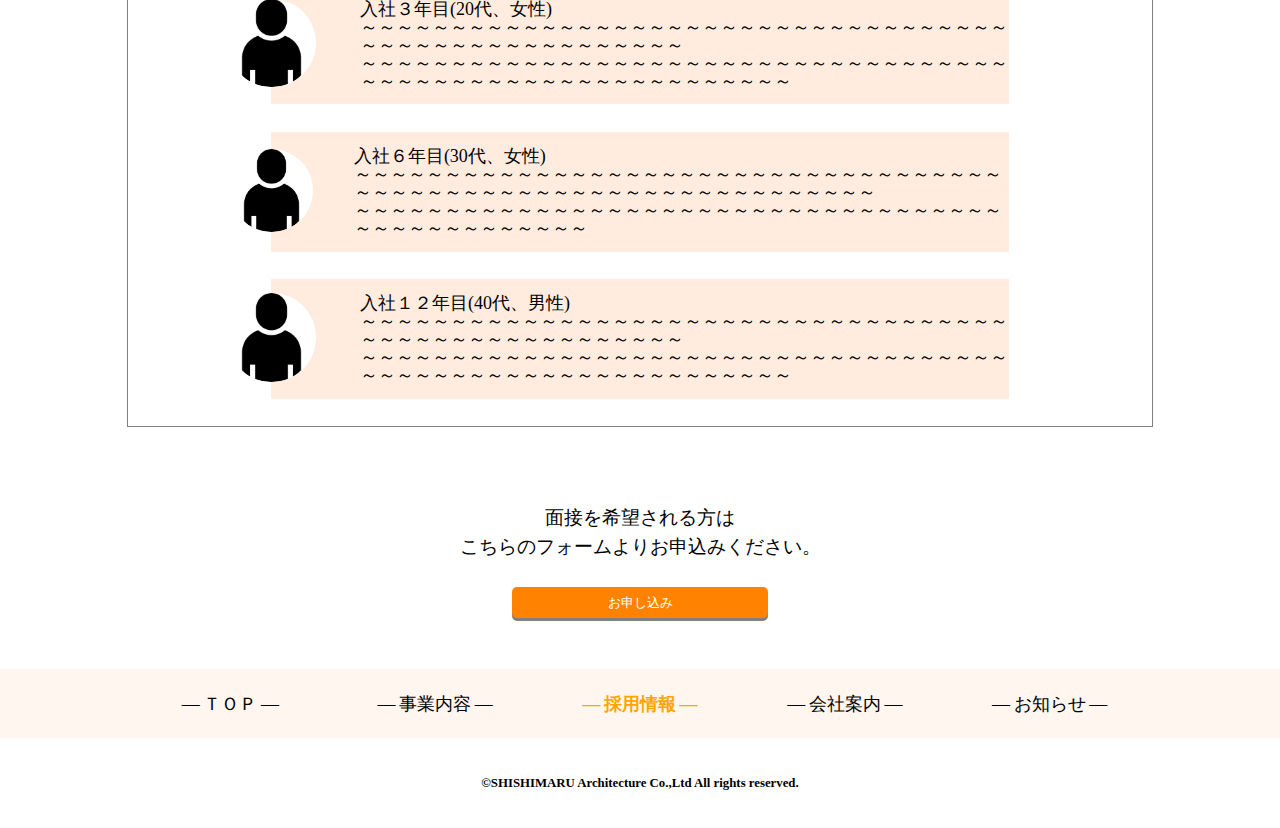
<file: html/recruit.html>
<!DOCTYPE html>
<html lang="ja">
<head>
  <meta charset="UTF-8">
  <meta http-equiv="X-UA-Compatible" content="IE=edge">
  <meta name="viewport" content="width=device-width, initial-scale=1.0">
  <link rel="icon" href="../img/icon.jpg">
  <link rel="stylesheet" type="text/css" href="../css/reset.css">
  <link rel="stylesheet" type="text/css" href="../css/common1.css">
  <link rel="stylesheet" type="text/css" href="../css/common2.css">
  <link rel="stylesheet" type="text/css" href="../css/recruit.css">
  <title>HP①実践 ㈱獅子丸建設</title>
</head>

<body>
  <header>
    <div class="header-logo">
      <img src="../img/logo.jpg" alt="ロゴ画像">
      <h1><a href="../index.html"><span>株式会社</span>&thinsp;獅子丸建設</a></h1>
    </div>
    <div class="header-nav">
      <ul>
        <li><a href="../index.html">――&thinsp;ＴＯＰ</a></li>
        <li><a href="business.html">――&thinsp;事業内容</a></li>
        <li><a class="font" href="recruit.html">――&thinsp;採用情報</a></li>
        <li><a href="company.html">――&thinsp;会社案内</a></li>
        <li><a href="news.html">――&thinsp;お知らせ</a></li>
      </ul>
    </div>
  </header>

  <main>
    <section class="top section">
      <div class="top-wrapper">
        <div class="top-title">
          <h2>採用情報</h2>
        </div>
        <div class="top-img">
          <img src="../img/recruit-top.jpg" alt="トップ画像">
        </div>
      </div>
      <div class="top-bg"></div>
    </section>

    <section class="recruit section">
      <div class="inner">
        <div class="recruit-text">
          <h2>求める人材</h2>
          <p>
            お客様の理想とする住まい空間を現実とするため、また、聞くだけではなくこちらから提案するためにも、豊かな想像力とそれを伝えるためのコミュニケーション力が必要となってきます。<br>
            ですが、何よりも大事なことは、自分の中にもいろいろな理想の空間を描き、膨らませ続けることです。自分の中にも理想を持っているからこそ、お客様の理想の住まいも一緒に楽しみながらイメージすることができ、より良い空間にするためにはどうすればよいか、それを提案する力にもつながっていきます。<br>
            理想が現実のものとなっていく楽しさと感動を、私たちと一緒に、お客様と一緒に味わっていきましょう！ご応募、お待ちしています。
          </p>
        </div>
      </div>
    </section>

    <section class="voice section">
      <div class="inner">
        <div class="voice-inner">
          <h2>スタッフの声</h2>
          <div class="voice-wrapper">
            <div class="voice-item">
              <div class="voice-img">
                <img src="../img/profile.png">
              </div>
              <div class="voice-text">
                <p>
                  入社１年目(20代、男性)<br>
                  ～～～～～～～～～～～～～～～～～～～～～～～～～～～～～～～～～～～～～～～～～～～～～～～～～～～～～～～～～～～～～～～～～<br>
                  ～～～～～～～～～～～～～～～～～～～～～～～～～～～～～～～～～～～～～～～～～～～～～～～～～
                </p>
              </div>
            </div>
            <div class="voice-item">
              <div class="voice-img">
                <img src="../img/profile.png">
              </div>
              <div class="voice-text">
                <p>
                  入社３年目(20代、女性)<br>
                  ～～～～～～～～～～～～～～～～～～～～～～～～～～～～～～～～～～～～～～～～～～～～～～～～～～～～～～<br>
                  ～～～～～～～～～～～～～～～～～～～～～～～～～～～～～～～～～～～～～～～～～～～～～～～～～～～～～～～～～～～～
                </p>
              </div>
            </div>
            <div class="voice-item">
              <div class="voice-img">
                <img src="../img/profile.png">
              </div>
              <div class="voice-text">
                <p>
                  入社６年目(30代、女性)<br>
                  ～～～～～～～～～～～～～～～～～～～～～～～～～～～～～～～～～～～～～～～～～～～～～～～～～～～～～～～～～～～～～～～～～<br>
                  ～～～～～～～～～～～～～～～～～～～～～～～～～～～～～～～～～～～～～～～～～～～～～～～～～
                </p>
              </div>
            </div>
            <div class="voice-item">
              <div class="voice-img">
                <img src="../img/profile.png">
              </div>
              <div class="voice-text">
                <p>
                  入社１２年目(40代、男性)<br>
                  ～～～～～～～～～～～～～～～～～～～～～～～～～～～～～～～～～～～～～～～～～～～～～～～～～～～～～～<br>～～～～～～～～～～～～～～～～～～～～～～～～～～～～～～～～～～～～～～～～～～～～～～～～～～～～～～～～～～～～
                </p>
              </div>
            </div>
          </div>
        </div>
      </div>
    </section>







    <section class="apply section">
      <div class="inner">
        <div class="apply-menu">
          <p>
            面接を希望される方は<br>
            こちらのフォームよりお申込みください。
          </p>
          <button class="btn" onclick="window.open('#!')">お申し込み</button>
        </div>
      </div>      
    </section>
  </main>

  <footer>
    <nav class="footer-nav">
      <ul>
        <li><a href="../index.html">―&thinsp;ＴＯＰ&thinsp;―</a></li>
        <li><a href="business.html">―&thinsp;事業内容&thinsp;―</a></li>
        <li><a href="#" class="font">―&thinsp;採用情報&thinsp;―</a></li>
        <li><a href="company.html">―&thinsp;会社案内&thinsp;―</a></li>
        <li><a href="news.html">―&thinsp;お知らせ&thinsp;―</a></li>
      </ul>
    </nav>
    <div class="copyright">
      <p>©SHISHIMARU Architecture Co.,Ltd All rights reserved.</p>
    </div>
  </footer>
</body>
</file>
<file: css/common1.css>
/* --------------------------------------------------
全体共通
-----------------------------------------------------*/
body {
  font-size: 18px;
  color: black;
}

li {
  list-style: none;
}

a {
  text-decoration: none;
  color: black;
}

.inner {
  margin-top: 5%;
  /* border: 1px solid red; */
}


/* ------------------------------------------------------
header共通
---------------------------------------------------------*/
header {
  display: flex;
  padding: 1% 0;
  height: 20vh;
}

.header-logo {
  position: relative;
  display: flex;
  align-items: center;
  width: 50%;
}

.header-logo img {
  display: inline-block;
  width: 20%;
  height: auto;
  padding-left: 10%;
}

.header-logo h1 {
  font-size: 2.5rem;
  letter-spacing: 10px;
}

.header-logo h1 span {
  font-size: 1.25rem;
  letter-spacing: 5px;
}

.header-nav {
  width: 50%;
}

.header-nav ul {
  display: flex;
  text-align: right;
  width: 70%;
  margin: 0 auto;
}

.header-nav ul li {
  width: 25%;
}

.header-nav ul li a {
  writing-mode: vertical-lr;
}

.header-nav ul li a.font {
 color: orange;
 font-weight: bold;
}

.header-nav ul li a:hover {
  font-weight: bold;
}



/* --------------------------------------------------------
contact共通
-----------------------------------------------------------*/

.contact-menu {
  width: 100%;
  text-align: center;
}

.contact-menu img {
  width: 40%;
}

.contact-menu p {
  font-size: 1.2rem;
  letter-spacing: 1px;
  padding: 1% 0;
}

.btn {
  /* font-weight: bold; */
  width: 20%;
  padding: .5% 0;
  margin: 1% 2%;
  background-color: #ff8200;
  border: none;
  border-radius: 5px;
  color: white;
  box-shadow: 0px 3px gray;
}

.btn:hover {
  opacity: 0.7;
  cursor: pointer;
}

.btn:active {
  box-shadow: none;
  position: relative;
  top: 3px;
}


/* ---------------------------------------------------
footer共通
------------------------------------------------------*/
.footer-nav {
  margin: 3% auto;
  padding: 2% 0;
  background-color: #ff6a0010;
  
}

.footer-nav ul {
  display: flex;
  width: 80%;
  margin: 0 auto;
}

.footer-nav ul li {
  width: 25%;
  text-align: center;
}

.footer-nav ul li a.font {
  color: orange;
  font-weight: bold;
}

.footer-nav ul li a:hover {
  font-weight: bold;
}

.copyright {
  text-align: center;
  font-size: 0.8rem;
  font-weight: bold;
  padding-bottom: 3%;
}
</file>
<file: css/index.css>
/* --------------------------------------------------
top
------------------------------------------------------*/

.top {
  background-image: url(../img/top-img.png);
  background-size: cover;
  /* height: 80vh; */
}

.top-title {
  font-size: 3.2rem;
  color: white;
  letter-spacing: 5px;
  text-align: center;
  padding: 20% 0 15% 0;
}

/* ---------------------------------------------------
news
-------------------------------------------------------*/
.news-inner {
  width: 50%;
  margin: 0 auto;
  /* border: 1px solid red; */
}

.news-line {
  display: flex;
  padding: 1% 0;
  justify-content: center;
  align-items: center;
  background-color: white;
  margin-top: -5%;
}

.news-line p {
  border-right: 1px solid gray;
  padding: 0 2%;
  margin-right: 2%;
}

.news-line a {
  padding: 0 2%;
}

.news-line a:hover {
  color: orange;
}

.news-line a.button {
  border: 1px solid orange;
  padding: 1%;
}

.news-line a.button:hover {
  background-color: orange;
  color: white;
}

/* --------------------------------------------------
about
-----------------------------------------------------*/
.section-title {
  text-align: center;
  font-size: 2.5rem;
  margin: 3% 0;
}

.about-wrapper-1 {
  position: relative;
  display: flex;
}

.about-text {
  width: 45%;
  margin-left: 5%;
}

.about-text h3 {
  font-size:1.8rem;
  padding: 5% 0;
}

.about-text p {
  letter-spacing: 1px;
  line-height: 1.8;
  padding: 5% 0;
}

.about-img {
  width: 45%;
}

.about-img img {
  width:100%;
  margin-right: 5%;
}

.about-bg {
  background: #ff6b0020;
  height: 35vh;
  width: 70%;
  margin-top: -12%;
}

.about-wrapper-2 {
  position: relative;
  display: flex;
  flex-flow: row-reverse;
  margin-top: 7%;
}

.about-bg-2 {
  background: #ff6b0020;
  height: 35vh;
  width: 70%;
  margin-top: -12%;
  margin-left: 30%;
}

/* ----------------------------------------------------
business
--------------------------------------------------------*/
.service-wrapper {
  background: #ff6b0020;
  text-align: center;
}

.service-item-wrapper {
  width: 90%;
  margin: 0 auto;
  display: flex;
  justify-content: space-around;
}

.service-item {
  width: 18%;
  background: white;
  padding: 2%;
  margin: 5% 0;
  text-align: center;
}

.service-item img {
  width: 100%;
}

.service-item h4 {
  padding: 5% 0;
}

.service-item p {
  font-size: 0.9rem;
  line-height: 1.2;
  padding: 5% 0;
}

.service-wrapper a {
  display: inline-block;
  text-align: center;
  background: #ff8200;
  width: 15%;
  padding: 1% 0 ;
  margin-bottom: 5%;
}

.service-wrapper a:hover {
  opacity: 0.7;
}


/* -----------------------------------------------------
recruit
--------------------------------------------------------*/
.recruit-wrapper {
  display: flex;
}

.recruit-text {
  width: 45%;
  padding-left: 10%;
}

.recruit-text h3 {
  font-size: 1.8rem;
  line-height: 1.5;
  padding: 10% 0;
}

.recruit-text p {
  letter-spacing: 1px;
  line-height: 1.8;
  margin-bottom: 10%;
}

.recruit-text a {
  display: block;
  text-align: center;
  background: #ff8200;
  width: 30%;
  margin: 0 auto;
  padding: 2% 0 ;
}

.recruit-text a:hover {
  opacity: 0.7;
}

.recruit-img {
  width: 35%;
  padding-right: 10%;
}

.recruit-img img {
  width: 100%;
}

.recruit-bg {
  background: #ff6b0020;
  height: 50vh;
  width: 70%;
  margin-top: -18%;
}
</file>
<file: css/common2.css>
.top-wrapper {
  display: flex;
  align-items: center;
  /* border: 3px solid red; */
}

.top-title {
  width: 45%;
  text-align: center;
  align-items: center;
}

.top-title h2 {
  display: inline-block;
  background-color: white;
  letter-spacing: 5px;
  font-size: 2rem;
  padding: 2%;
}

.top-img {
  width: 55%;
}

.top-img img {
  width: 100%;
  height: 100%;
}

.top-bg {
  /* position: absolute; */
  background: #ff6a0080;
  height: 80vh;
  width: 55%;
  margin-top: -30%;
  z-index: -1;
}
</file>
<file: css/business.css>
.service-wrapper {
  display: flex;
  padding: 3% 0;
}

.service-wrapper:nth-of-type(even) {
  flex-flow: row-reverse;
  background-color: #ff6a0020;
}

.service-text {
  width: 50%;
  padding: 3% 3% 0 5%;
}

.service-text h2 {
  font-size: 1.5rem;
}

.service-text h2 a {
  font-size: 1rem;
  text-decoration: underline;
  padding-left: 10%;
}

.service-text h2 a:hover {
  color: orange;
}

.service-text p {
  padding: 3% 0;
  line-height: 1.5;
}

.service-img {
  width: 45%;
  padding: 0 3%;
}

.service-img img {
  width: 100%;
}

.service-area {
  /* border: 1px solid black; */
  width: 40%;
  padding-left: 60%;
  margin-top: 3%;
  line-height: 1.5;
  text-decoration: underline;
}

/* ----------------------------------------
voice
--------------------------------------------*/
.voice-inner {
  border: 1px solid gray;
  width: 90%;
  margin: 0 auto;
}

.voice h2 {
  font-size: 2rem;
  text-align: center;
  background: white;
  width: 30%;
  margin: -1% auto;
}

.voice-wrapper {
  display: flex;
  justify-content: space-evenly;
  flex-wrap: wrap;
  padding-bottom: 5%;
}

.voice-item {
  display: flex;
  align-items: center;
  width: 40%;
  margin-top: 5%;
  background: #ff6a0020;
}

.voice-img {
  width: 20%;
}

.voice-img img {
  width: 100%;
  background: white;
  border: 1px solid gray;
  border-radius: 50%;
  margin-left: -50%;
}

.voice-text {
  padding: 3% 0;
  width: 80%;
}
</file>
<file: css/company.css>
.company-wrapper {
  display: flex;
}

.company-overview {
  /* border: 1px solid black; */
  width: 50%;
}

.company-overview h2 {
  margin: 0 0 10% 15%;
  font-size: 1.8rem;
  text-decoration: underline;
}

.overview-contents {
  display: flex;
  margin: 5% 10% 0 10%;
  letter-spacing: 1px;
  line-height: 1.5;
  border-bottom: 1px solid gray;
}

.overview-contents h3 {
  width: 25%;
}

.company-history {
  /* border: 1px solid black; */
  width: 50%;
}

.company-history h2 {
  margin: 0 0 10% 15%;
  font-size: 1.8rem;
  text-decoration: underline;
}

.history-contents {
  display: flex;
  margin: 5% 10% 0 10%;
  letter-spacing: 1px;
  line-height: 1.5;
}

.history-contents time {
  width: 20%;
}
</file>
<file: css/news.css>
.news-text {
  width: 50%;
  margin: 0 auto;
  text-align: center;
}

.news-text p {
  line-height: 1.8;
}

.news-switch {
  display: flex;
  width: 60%;
  margin: 3% auto;
}

.news-switch button {
  width: 25%;
  font-size: 1rem;
  padding: 1% 0;
  background: none;
  border: 1px solid #ff6800;
}

.news-switch button:hover {
  cursor: pointer;
  font-weight: bold;
  background: #ff6a0050;
}

.news-lines {
  width: 70%;
  margin: 0 auto;
  height: 70vh;
  overflow: auto;
}

 /* ↓↓↓ スクロールバーの古い構文 ↓↓↓
 (新構文ではバーの横幅や色のグラデーションなど
 自由なカスタマイズができない） */
.news-lines::-webkit-scrollbar {
  width: 10px;
}

.news-lines::-webkit-scrollbar-track {
  background: #ff6a0030;
  border-radius: 5px;
}

.news-lines::-webkit-scrollbar-thumb {
  box-shadow: inset 0 0 6px #ff6b00;
  border-radius: 5px;
}
/* ↑↑↑↑↑↑↑↑↑↑↑↑↑↑↑↑↑↑↑↑↑↑↑
   ↑↑↑↑↑↑↑↑↑↑↑↑↑↑↑↑↑↑↑↑↑↑↑ */

.news-lines article{
  display: flex;
  font-size: 1.2rem;
  padding: 3% 0;
  border-top: 1px solid rgba(128, 128, 128, 0.3);
}

.date {
  /* border: 1px solid red; */
  width: 20%;
  border-right: 1px solid gray;
}

.category {
  /* border: 1px solid red; */
  width: 20%;
  text-align: center;
}

.contents {
  /* border: 1px solid red; */
  width: 60%;
}

.contents:hover {
  color: orange;
}
</file>
<file: css/recruit.css>
.recruit {
  width: 60%;
  margin: 0 auto;
}

.recruit-text {
  letter-spacing: 1px;
  line-height: 1.2;
}

.recruit-text h2 {
  font-size: 2rem;
  text-align: center;
  margin-bottom: 5%;
}


/* --------------------------------------
voice
---------------------------------------- */
.voice-inner {
  border: 1px solid gray;
  width: 80%;
  margin: 0 auto;
}

.voice h2 {
  font-size: 2rem;
  text-align: center;
  background: white;
  width: 30%;
  margin: -2% auto;
}

.voice-wrapper {
  width: 90%;
  margin: 0 auto;
  padding-top: 3%;
}

.voice-item {
  display: flex;
  align-items: center;
  width: 80%;
  margin: 3% auto;
  background: #ff6a0020;
}

.voice-img {
  width: 20%;
}

.voice-img img {
  width: 100%;
  background: white;
  border-radius: 50%;
  margin-left: -50%;
}

.voice-text {
  padding: 2% 0;
}



.apply-menu {
  text-align: center;
}

.apply-menu p {
  font-size: 1.2rem;
  padding: 1% 0;
  line-height: 1.5;
}
</file>
